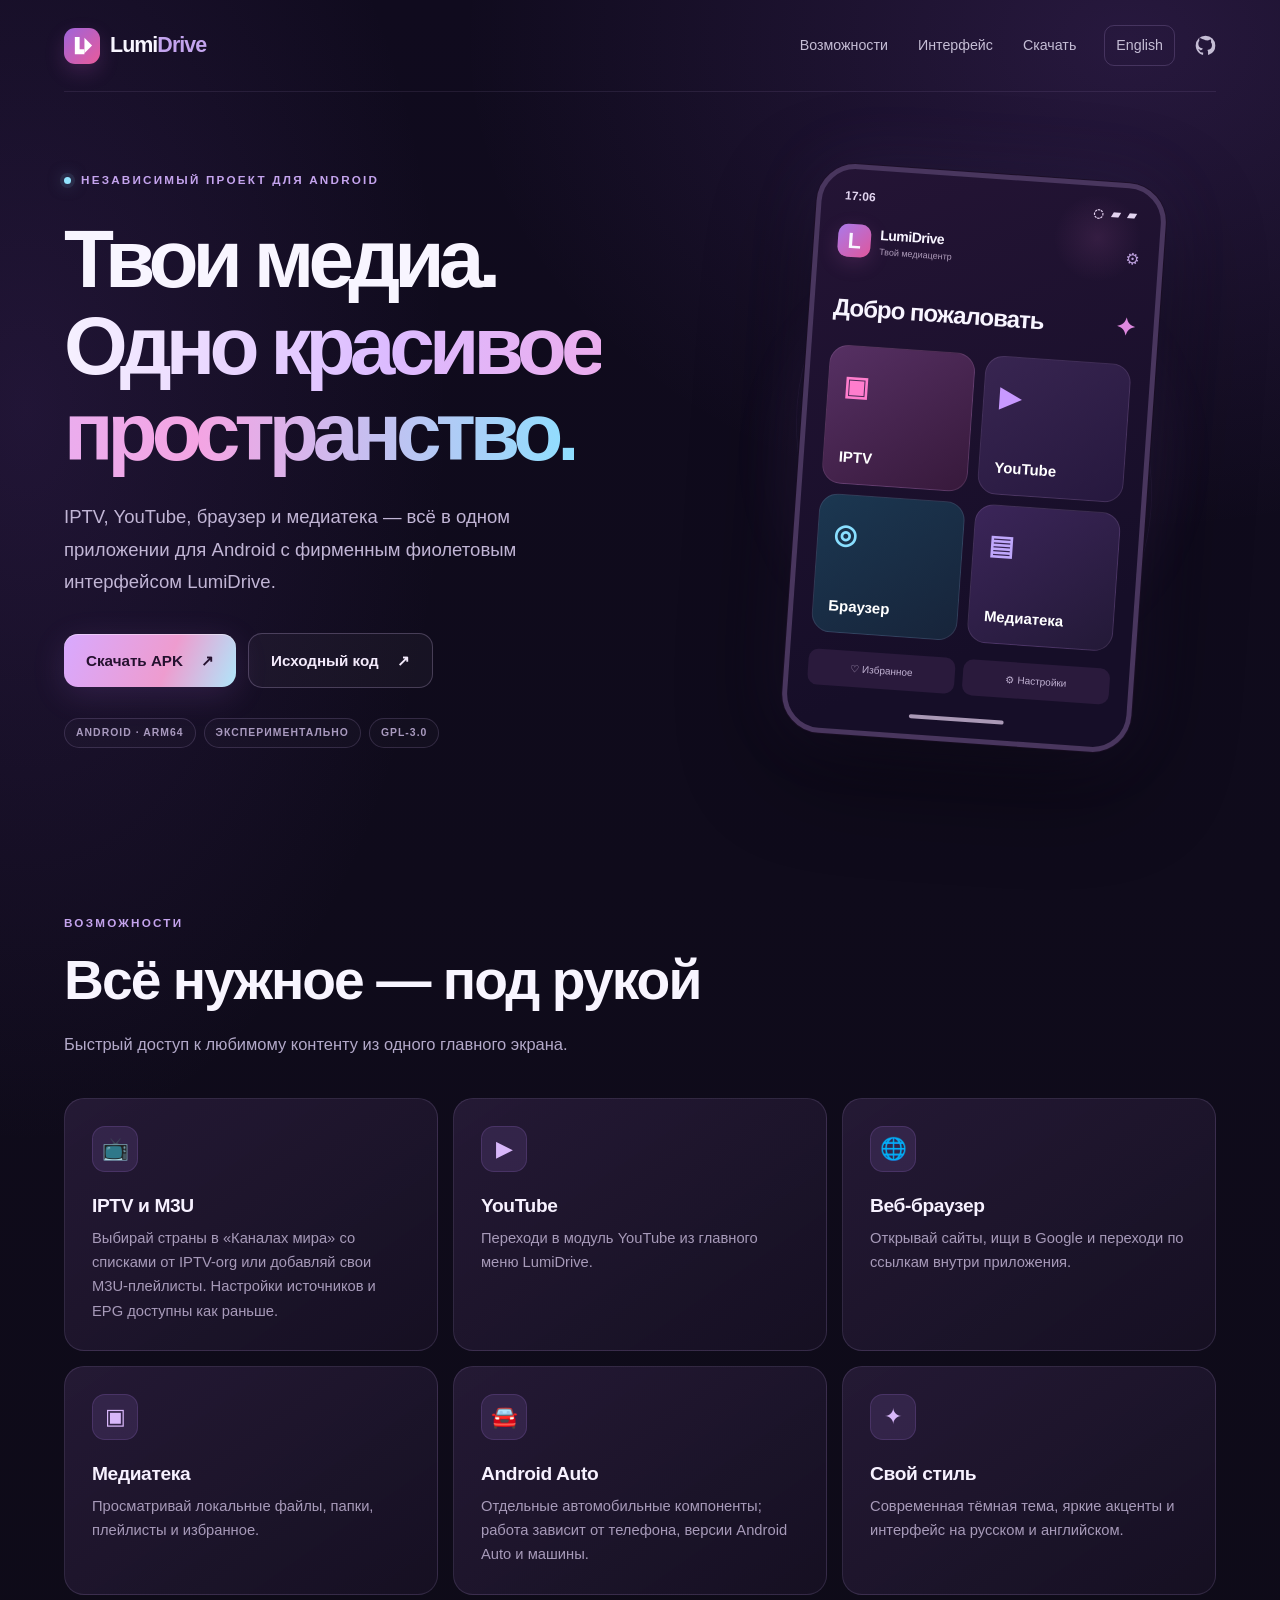
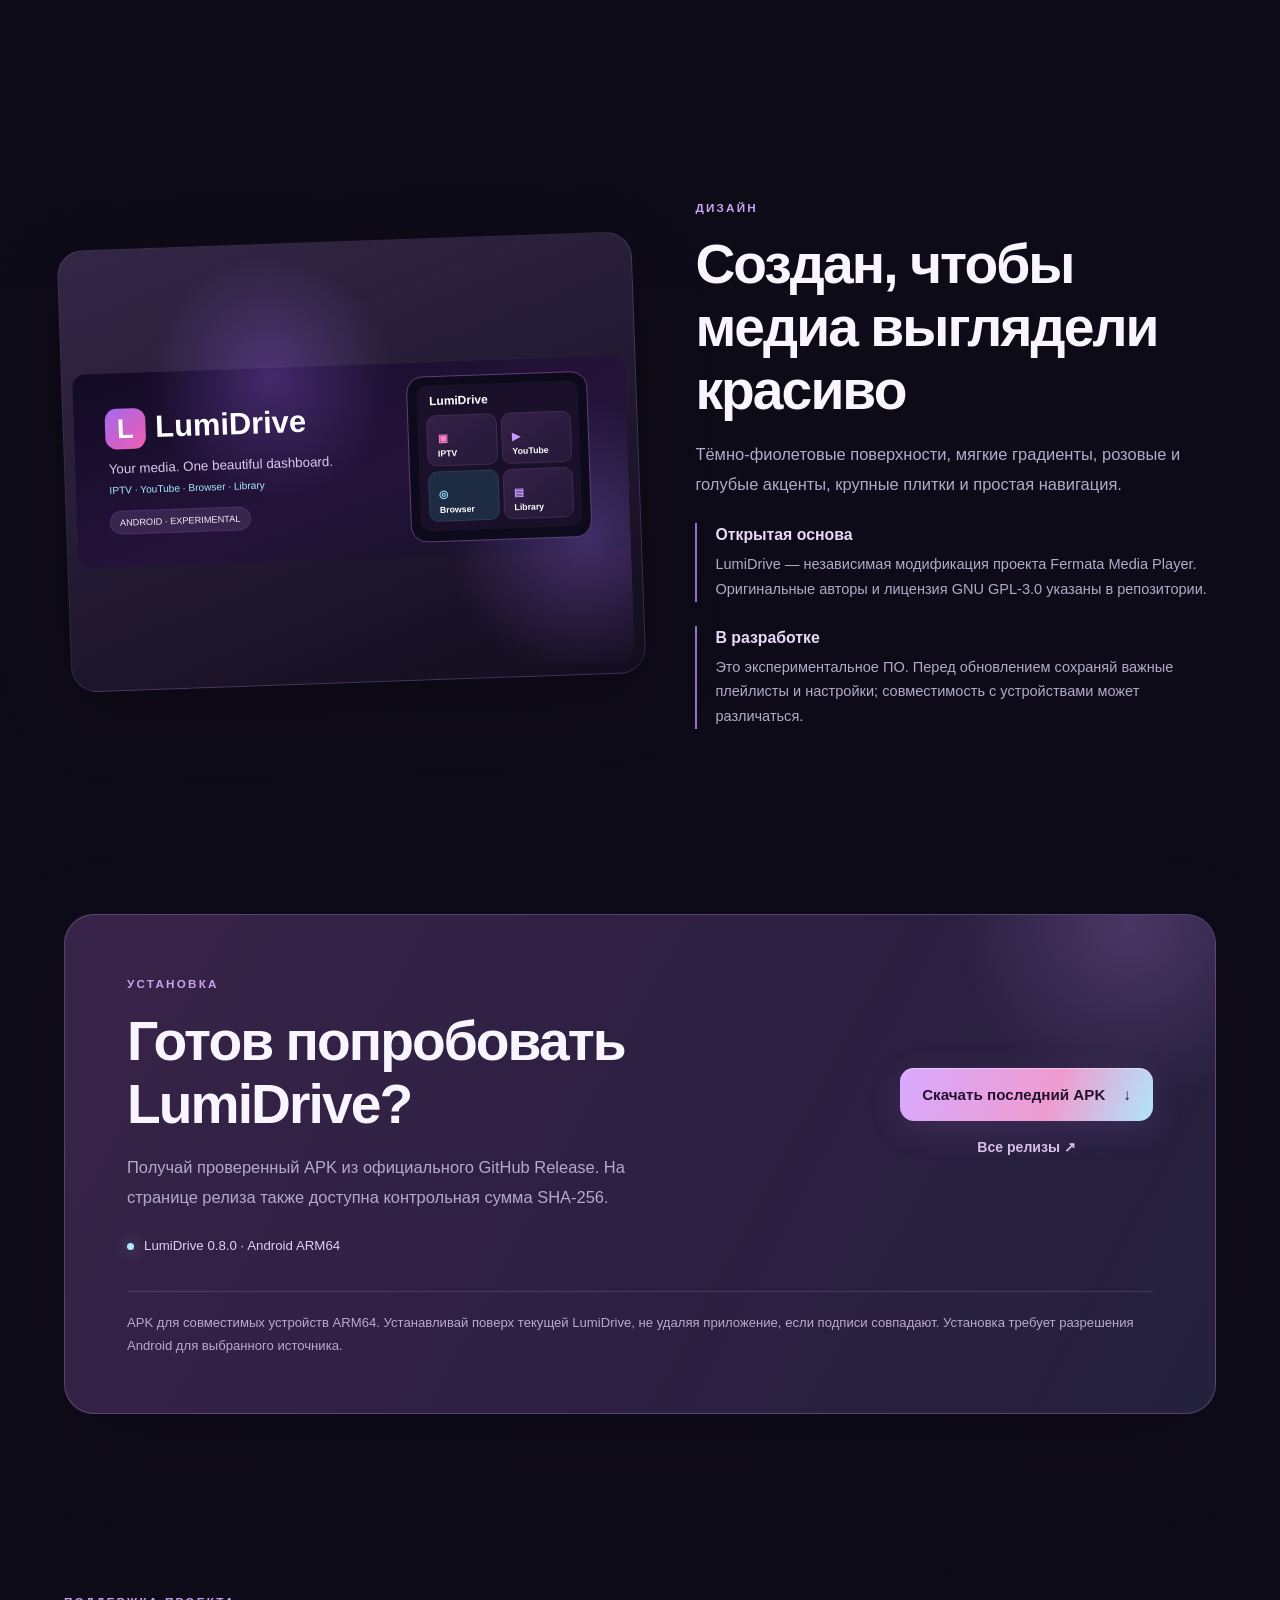
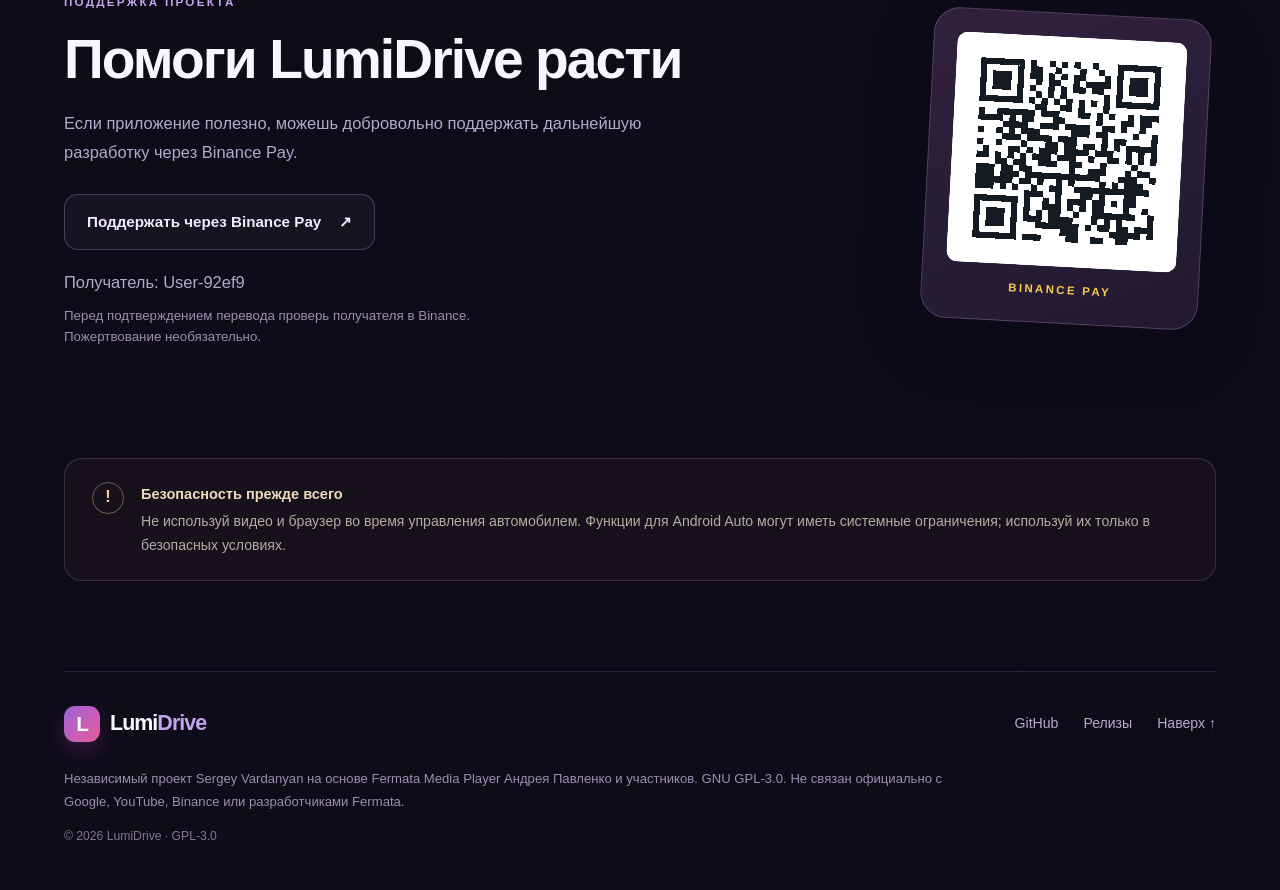
<file: docs/index.html>
<!DOCTYPE html>
<html lang="ru">
<head>
  <meta charset="UTF-8">
  <meta name="viewport" content="width=device-width, initial-scale=1, viewport-fit=cover">
  <meta name="theme-color" content="#100b20">
  <meta name="robots" content="index,follow,max-image-preview:large">
  <title>LumiDrive — IPTV, мультимедиа и Android Auto | Официальный сайт</title>
  <meta name="description" content="LumiDrive — экспериментальный мультимедийный плеер для Android: IPTV M3U, YouTube, веб-браузер и медиатека. Официальные APK-релизы, исходный код и поддержка проекта.">
  <link rel="canonical" href="https://serge9900.github.io/LumiDrive-build/">
  <link rel="alternate" hreflang="ru" href="https://serge9900.github.io/LumiDrive-build/">
  <link rel="alternate" hreflang="en" href="https://serge9900.github.io/LumiDrive-build/en/">
  <link rel="alternate" hreflang="x-default" href="https://serge9900.github.io/LumiDrive-build/">
  <meta property="og:type" content="website">
  <meta property="og:site_name" content="LumiDrive">
  <meta property="og:title" content="LumiDrive — IPTV, мультимедиа и Android Auto | Официальный сайт">
  <meta property="og:description" content="LumiDrive — экспериментальный мультимедийный плеер для Android: IPTV M3U, YouTube, веб-браузер и медиатека. Официальные APK-релизы, исходный код и поддержка проекта.">
  <meta property="og:url" content="https://serge9900.github.io/LumiDrive-build/">
  <meta property="og:locale" content="ru_RU">
  <meta property="og:image" content="https://serge9900.github.io/LumiDrive-build/lumidrive-cover.svg">
  <meta name="twitter:card" content="summary_large_image">
  <meta name="twitter:title" content="LumiDrive — IPTV, мультимедиа и Android Auto | Официальный сайт">
  <meta name="twitter:description" content="LumiDrive — экспериментальный мультимедийный плеер для Android: IPTV M3U, YouTube, веб-браузер и медиатека. Официальные APK-релизы, исходный код и поддержка проекта.">
  <link rel="icon" type="image/svg+xml" href="favicon.svg">
  <link rel="stylesheet" href="assets/site.css">
  <script type="application/ld+json">{
  "@context": "https://schema.org",
  "@type": "SoftwareApplication",
  "name": "LumiDrive",
  "url": "https://serge9900.github.io/LumiDrive-build/",
  "description": "LumiDrive — экспериментальный мультимедийный плеер для Android: IPTV M3U, YouTube, веб-браузер и медиатека. Официальные APK-релизы, исходный код и поддержка проекта.",
  "applicationCategory": "MultimediaApplication",
  "operatingSystem": "Android",
  "isAccessibleForFree": true,
  "offers": {
    "@type": "Offer",
    "price": "0",
    "priceCurrency": "USD"
  },
  "creator": {
    "@type": "Person",
    "name": "Sergey Vardanyan",
    "url": "https://github.com/serge9900"
  },
  "license": "https://www.gnu.org/licenses/gpl-3.0.html",
  "softwareVersion": "0.8.0",
  "downloadUrl": "https://github.com/serge9900/LumiDrive-build/releases/latest",
  "sameAs": [
    "https://github.com/serge9900/LumiDrive-build"
  ],
  "softwareHelp": "https://github.com/serge9900/LumiDrive-build"
}</script>
  <script src="assets/site.js" defer></script>
</head>
<body>
<a class="skip" href="#main">Перейти к содержимому</a>
<div class="site-shell" id="top">
 <header class="header wrap">
  <a class="brand" href="https://serge9900.github.io/LumiDrive-build/" aria-label="LumiDrive — Официальная страница проекта">
    <span class="brand-icon" aria-hidden="true"><svg width="24" height="24" viewBox="0 0 24 24"><path fill="currentColor" d="M4 3h5v13h5v5H4z"/><path fill="currentColor" d="m14 4 8 8-8 8z"/></svg></span>
    <span>Lumi<span class="brand-light">Drive</span></span>
  </a>
  <nav aria-label="Основная навигация">
    <a href="#features">Возможности</a>
    <a href="#interface">Интерфейс</a>
    <a href="#download">Скачать</a>
  </nav>
  <div class="header-actions">
   <a class="language" href="https://serge9900.github.io/LumiDrive-build/en/" lang="en" hreflang="en">English</a>
   <a class="header-github" href="https://github.com/serge9900/LumiDrive-build" target="_blank" rel="noopener noreferrer" aria-label="GitHub">
    <svg viewBox="0 0 24 24" width="20" height="20" aria-hidden="true"><path fill="currentColor" d="M12 .8A11.2 11.2 0 0 0 .8 12c0 5 3.2 9.2 7.7 10.7.6.1.8-.2.8-.6v-2.2c-3.1.7-3.8-1.3-3.8-1.3-.5-1.3-1.2-1.6-1.2-1.6-1-.7.1-.7.1-.7 1.1.1 1.7 1.2 1.7 1.2 1 .1 1.8-.3 2.2-.8.1-.7.4-1.1.7-1.4-2.5-.3-5.2-1.3-5.2-5.6 0-1.3.4-2.3 1.2-3.1-.1-.3-.5-1.5.1-3.1 0 0 1-.3 3.2 1.2A11 11 0 0 1 12 6a11 11 0 0 1 2.9.4c2.2-1.5 3.2-1.2 3.2-1.2.6 1.6.2 2.8.1 3.1.8.8 1.2 1.8 1.2 3.1 0 4.3-2.7 5.3-5.3 5.6.4.3.8 1 .8 2.1v3c0 .4.2.7.8.6A11.2 11.2 0 0 0 23.2 12 11.2 11.2 0 0 0 12 .8Z"/></svg>
   </a>
  </div>
 </header>
 <main id="main">
  <section class="hero wrap" aria-labelledby="hero-title">
   <div class="hero-copy">
    <span class="eyebrow"><span class="pulse"></span>НЕЗАВИСИМЫЙ ПРОЕКТ ДЛЯ ANDROID</span>
    <h1 id="hero-title">Твои медиа.<br><span class="gradient-text">Одно красивое пространство.</span></h1>
    <p class="hero-lead">IPTV, YouTube, браузер и медиатека — всё в одном приложении для Android с фирменным фиолетовым интерфейсом LumiDrive.</p>
    <div class="hero-buttons">
     <a class="btn btn-primary" href="https://github.com/serge9900/LumiDrive-build/releases/latest" data-download target="_blank" rel="noopener noreferrer"><span>Скачать APK</span><span aria-hidden="true">↗</span></a>
     <a class="btn btn-ghost" href="https://github.com/serge9900/LumiDrive-build" target="_blank" rel="noopener noreferrer">Исходный код<span aria-hidden="true">↗</span></a>
    </div>
    <div class="hero-chips"><span>ANDROID · ARM64</span><span>ЭКСПЕРИМЕНТАЛЬНО</span><span>GPL‑3.0</span></div>
   </div>
   <div class="hero-art" id="interface" aria-label="Иллюстрация главного экрана LumiDrive">
    <div class="art-orbit art-orbit-one"></div><div class="art-orbit art-orbit-two"></div>
    <div class="mock-phone">
      <div class="mock-status"><span>17:06</span><span class="status-dots">◌ ▰ ▰</span></div>
      <div class="mock-brand"><span class="mock-logo">L</span><span><strong>LumiDrive</strong><small>Твой медиацентр</small></span><span class="mock-gear">⚙</span></div>
      <div class="mock-welcome">Добро пожаловать<span class="mock-spark">✦</span></div>
      <div class="mock-grid">
       <div class="mock-tile tile-pink"><span class="mock-tile-icon">▣</span><strong>IPTV</strong></div>
       <div class="mock-tile tile-violet"><span class="mock-tile-icon">▶</span><strong>YouTube</strong></div>
       <div class="mock-tile tile-blue"><span class="mock-tile-icon">◎</span><strong>Браузер</strong></div>
       <div class="mock-tile tile-purple"><span class="mock-tile-icon">▤</span><strong>Медиатека</strong></div>
      </div>
      <div class="mock-quick"><span>♡ Избранное</span><span>⚙ Настройки</span></div>
      <div class="mock-bottom"><span></span></div>
    </div>
   </div>
  </section>
  <section id="features" class="section wrap">
   <div class="section-heading"><span class="eyebrow">ВОЗМОЖНОСТИ</span><h2>Всё нужное — под рукой</h2><p>Быстрый доступ к любимому контенту из одного главного экрана.</p></div>
   <div class="features"><article class="feature"><span class="feature-icon" aria-hidden="true">📺</span><h3>IPTV и M3U</h3><p>Выбирай страны в «Каналах мира» со списками от <a href="https://github.com/iptv-org/iptv">IPTV-org</a> или добавляй свои M3U-плейлисты. Настройки источников и EPG доступны как раньше.</p></article>
<article class="feature"><span class="feature-icon" aria-hidden="true">▶</span><h3>YouTube</h3><p>Переходи в модуль YouTube из главного меню LumiDrive.</p></article>
<article class="feature"><span class="feature-icon" aria-hidden="true">🌐</span><h3>Веб-браузер</h3><p>Открывай сайты, ищи в Google и переходи по ссылкам внутри приложения.</p></article>
<article class="feature"><span class="feature-icon" aria-hidden="true">▣</span><h3>Медиатека</h3><p>Просматривай локальные файлы, папки, плейлисты и избранное.</p></article>
<article class="feature"><span class="feature-icon" aria-hidden="true">🚘</span><h3>Android Auto</h3><p>Отдельные автомобильные компоненты; работа зависит от телефона, версии Android Auto и машины.</p></article>
<article class="feature"><span class="feature-icon" aria-hidden="true">✦</span><h3>Свой стиль</h3><p>Современная тёмная тема, яркие акценты и интерфейс на русском и английском.</p></article></div>
  </section>
  <section class="section wrap design-section">
   <div class="design-visual"><img src="lumidrive-cover.svg" loading="lazy" width="1200" height="420" alt="Иллюстрация фиолетового интерфейса LumiDrive"></div>
   <div class="design-copy"><span class="eyebrow">ДИЗАЙН</span><h2>Создан, чтобы медиа выглядели красиво</h2><p>Тёмно-фиолетовые поверхности, мягкие градиенты, розовые и голубые акценты, крупные плитки и простая навигация.</p>
    <div class="design-note"><strong>Открытая основа</strong><p>LumiDrive — независимая модификация проекта Fermata Media Player. Оригинальные авторы и лицензия GNU GPL‑3.0 указаны в репозитории.</p></div>
    <div class="design-note"><strong>В разработке</strong><p>Это экспериментальное ПО. Перед обновлением сохраняй важные плейлисты и настройки; совместимость с устройствами может различаться.</p></div>
   </div>
  </section>
  <section class="section wrap download-section" id="download">
    <div class="download-panel"><div><span class="eyebrow">УСТАНОВКА</span><h2>Готов попробовать LumiDrive?</h2><p>Получай проверенный APK из официального GitHub Release. На странице релиза также доступна контрольная сумма SHA‑256.</p>
    <p class="version-line"><span class="version-indicator"></span><span data-latest-version data-fallback="LumiDrive 0.8.0 · Android ARM64">LumiDrive 0.8.0 · Android ARM64</span></p></div>
    <div class="download-actions"><a class="btn btn-primary" href="https://github.com/serge9900/LumiDrive-build/releases/latest" data-download target="_blank" rel="noopener noreferrer"><span>Скачать последний APK</span><span aria-hidden="true">↓</span></a><a class="secondary-link" href="https://github.com/serge9900/LumiDrive-build/releases" target="_blank" rel="noopener noreferrer">Все релизы ↗</a></div>
    <p class="download-footnote">APK для совместимых устройств ARM64. Устанавливай поверх текущей LumiDrive, не удаляя приложение, если подписи совпадают. Установка требует разрешения Android для выбранного источника.</p></div>
  </section>
  <section class="section wrap support-section" id="support">
   <div class="support-copy"><span class="eyebrow">ПОДДЕРЖКА ПРОЕКТА</span><h2>Помоги LumiDrive расти</h2><p>Если приложение полезно, можешь добровольно поддержать дальнейшую разработку через Binance Pay.</p>
    <a class="btn btn-ghost support-button" href="https://app.binance.com/uni-qr/Jv3MYVZ8" target="_blank" rel="noopener noreferrer">Поддержать через Binance Pay <span aria-hidden="true">↗</span></a>
    <p class="support-recipient">Получатель: User-92ef9</p>
    <small class="support-caution">Перед подтверждением перевода проверь получателя в Binance. Пожертвование необязательно.</small>
   </div>
   <a href="https://app.binance.com/uni-qr/Jv3MYVZ8" class="qr-card" target="_blank" rel="noopener noreferrer" aria-label="Поддержать через Binance Pay"><img src="binance-pay-qr.svg" loading="lazy" width="240" height="240" alt="QR-код Binance Pay для добровольной поддержки LumiDrive"><span>BINANCE PAY</span></a>
  </section>
  <aside class="wrap safety"><span class="safety-icon" aria-hidden="true">!</span><div><strong>Безопасность прежде всего</strong><p>Не используй видео и браузер во время управления автомобилем. Функции для Android Auto могут иметь системные ограничения; используй их только в безопасных условиях.</p></div></aside>
 </main>
 <footer class="footer wrap">
  <div class="footer-top"><a class="brand" href="https://serge9900.github.io/LumiDrive-build/"><span class="brand-icon small" aria-hidden="true">L</span><span>Lumi<span class="brand-light">Drive</span></span></a><div class="footer-links"><a href="https://github.com/serge9900/LumiDrive-build" target="_blank" rel="noopener noreferrer">GitHub</a><a href="https://github.com/serge9900/LumiDrive-build/releases" target="_blank" rel="noopener noreferrer">Релизы</a><a href="#top">Наверх ↑</a></div></div>
  <p>Независимый проект Sergey Vardanyan на основе Fermata Media Player Андрея Павленко и участников. GNU GPL‑3.0. Не связан официально с Google, YouTube, Binance или разработчиками Fermata.</p><span class="copyright">© 2026 LumiDrive · <a href="https://github.com/AndreyPavlenko/Fermata/blob/2.0.2/LICENSE" target="_blank" rel="noopener noreferrer">GPL‑3.0</a></span>
 </footer>
</div>
</body></html>
</file>
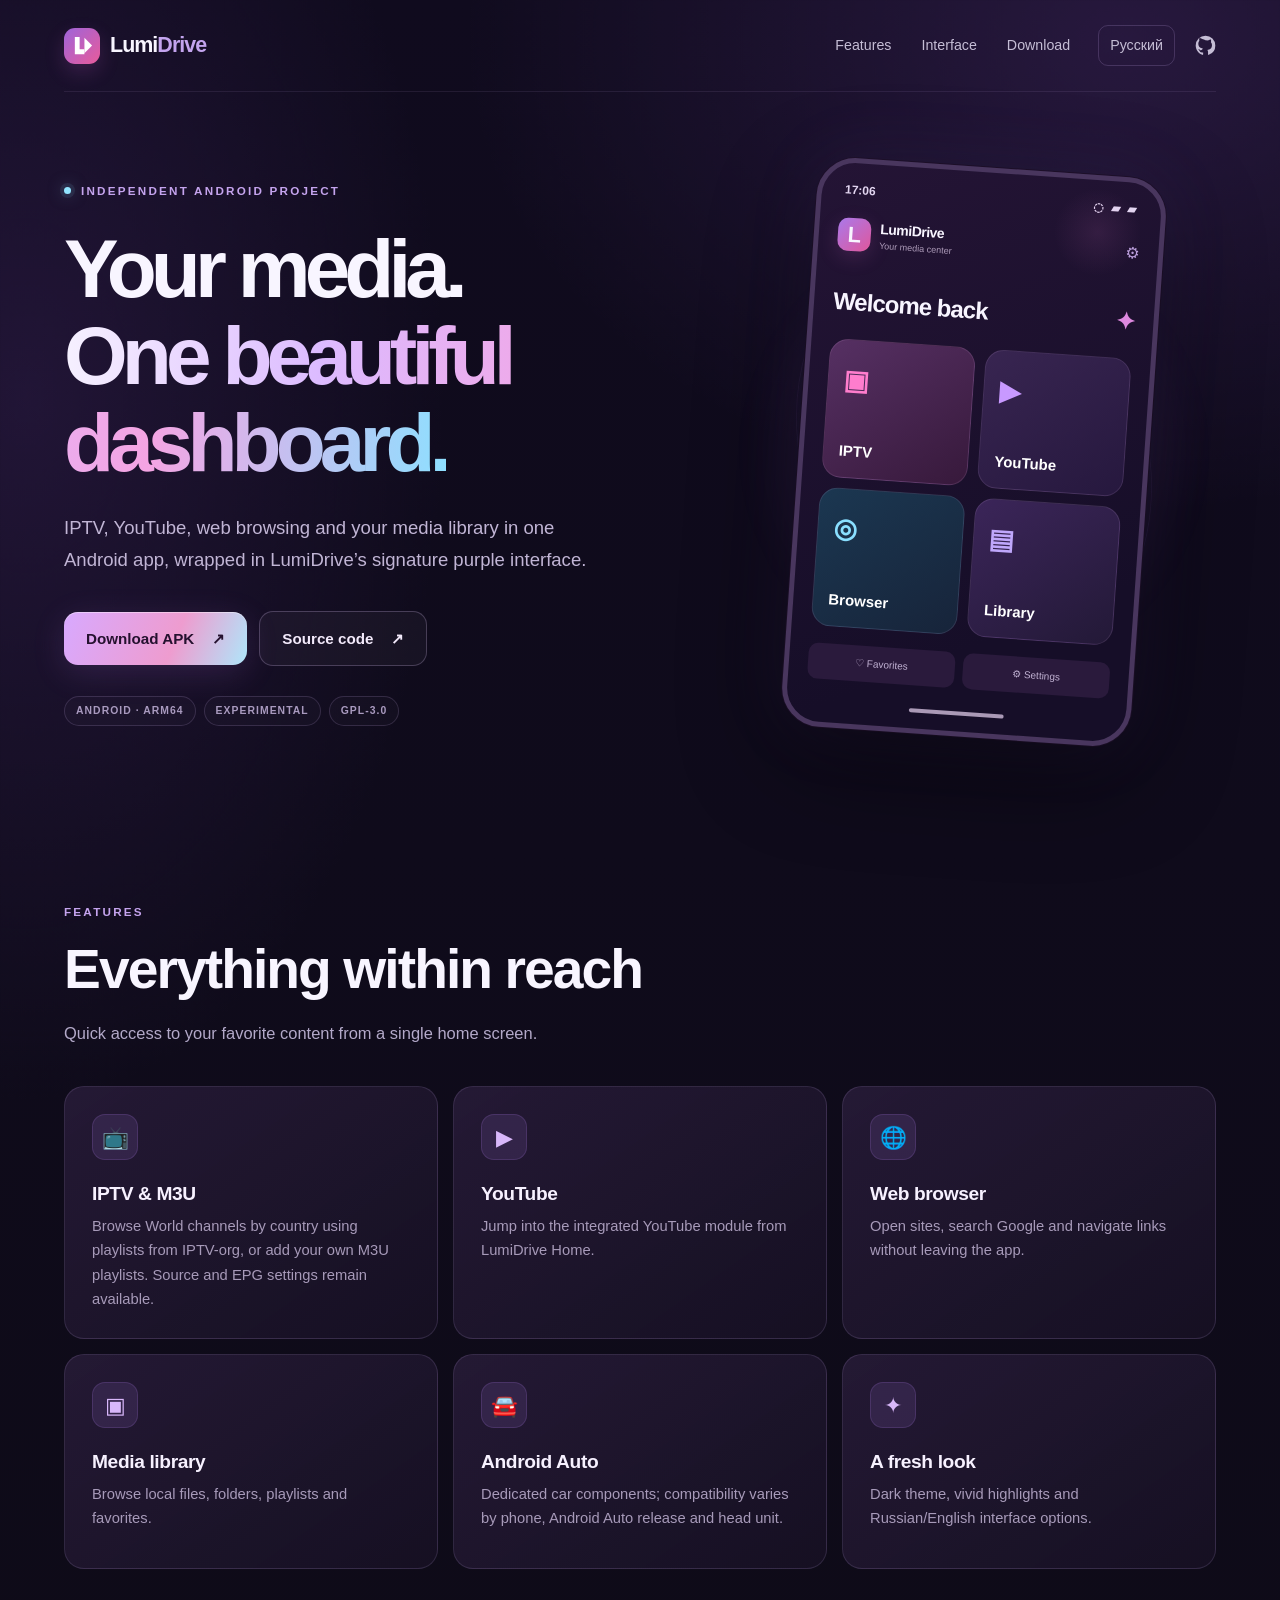
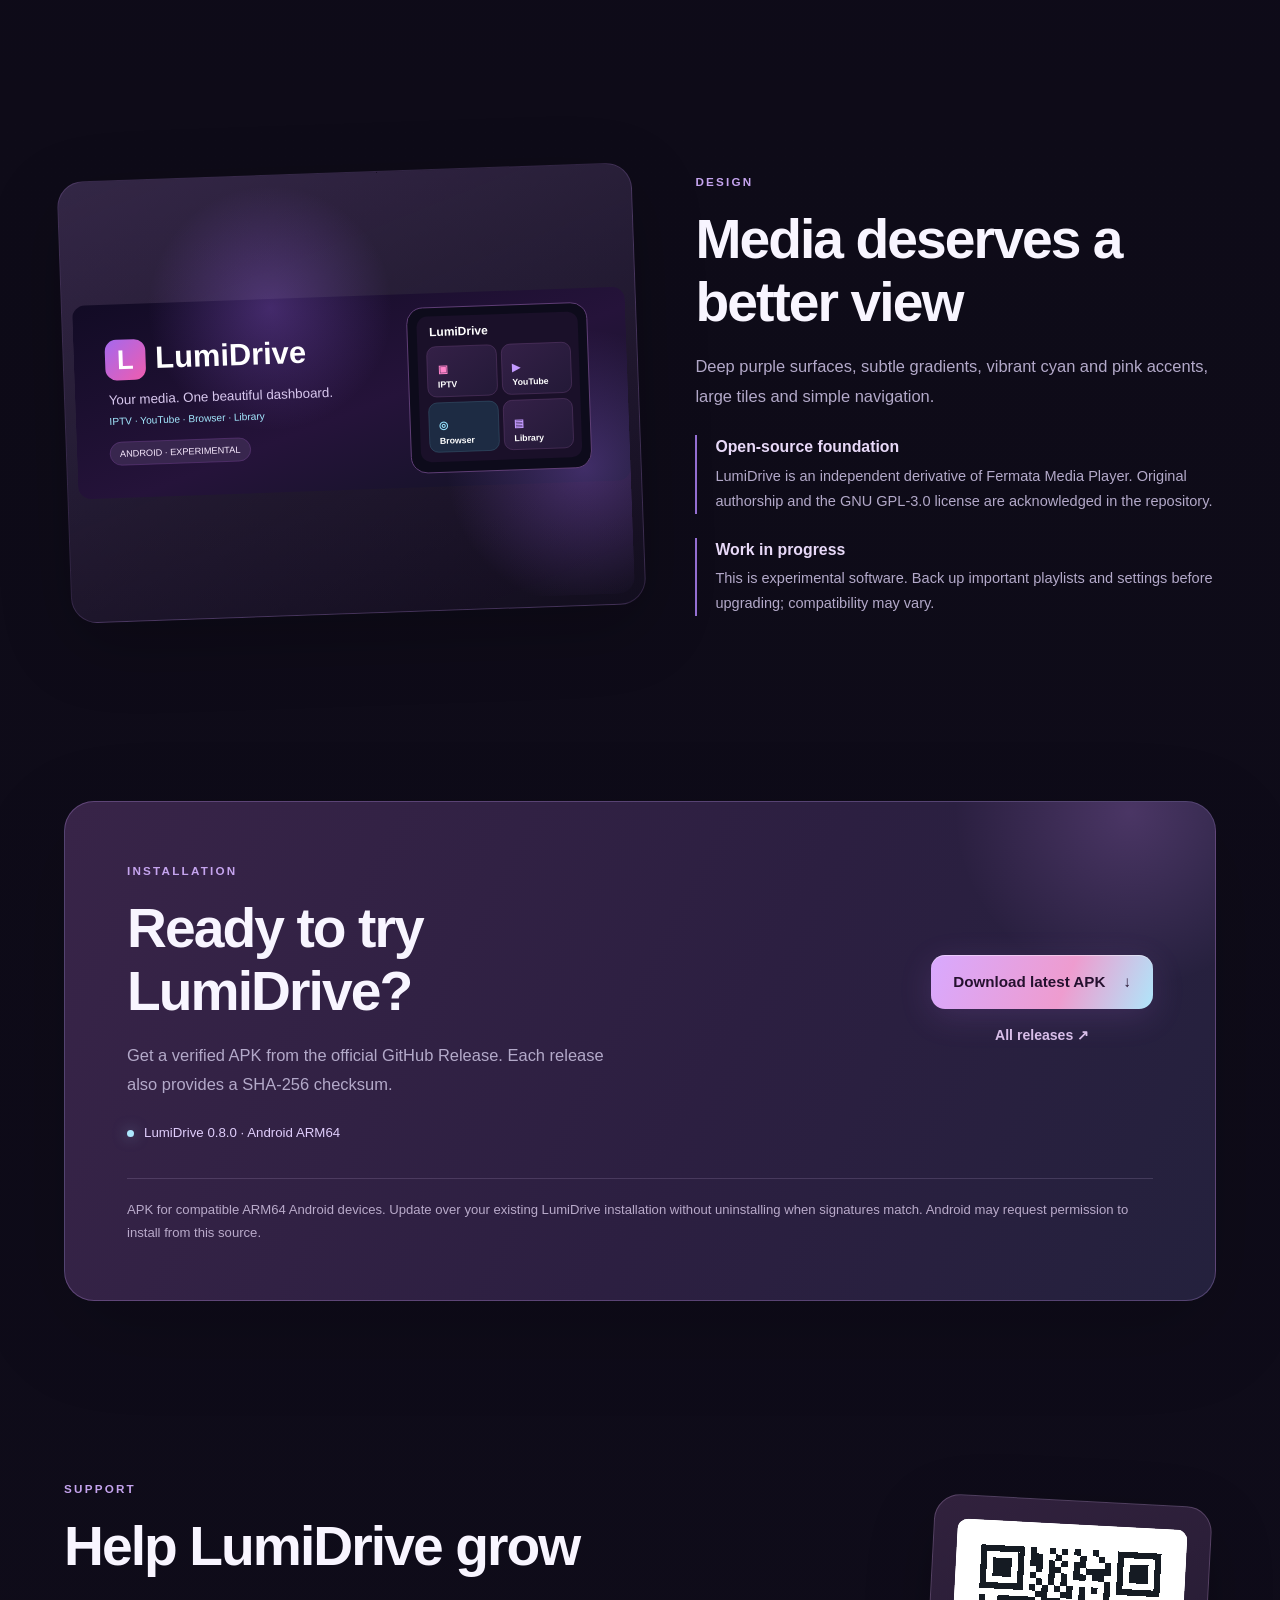
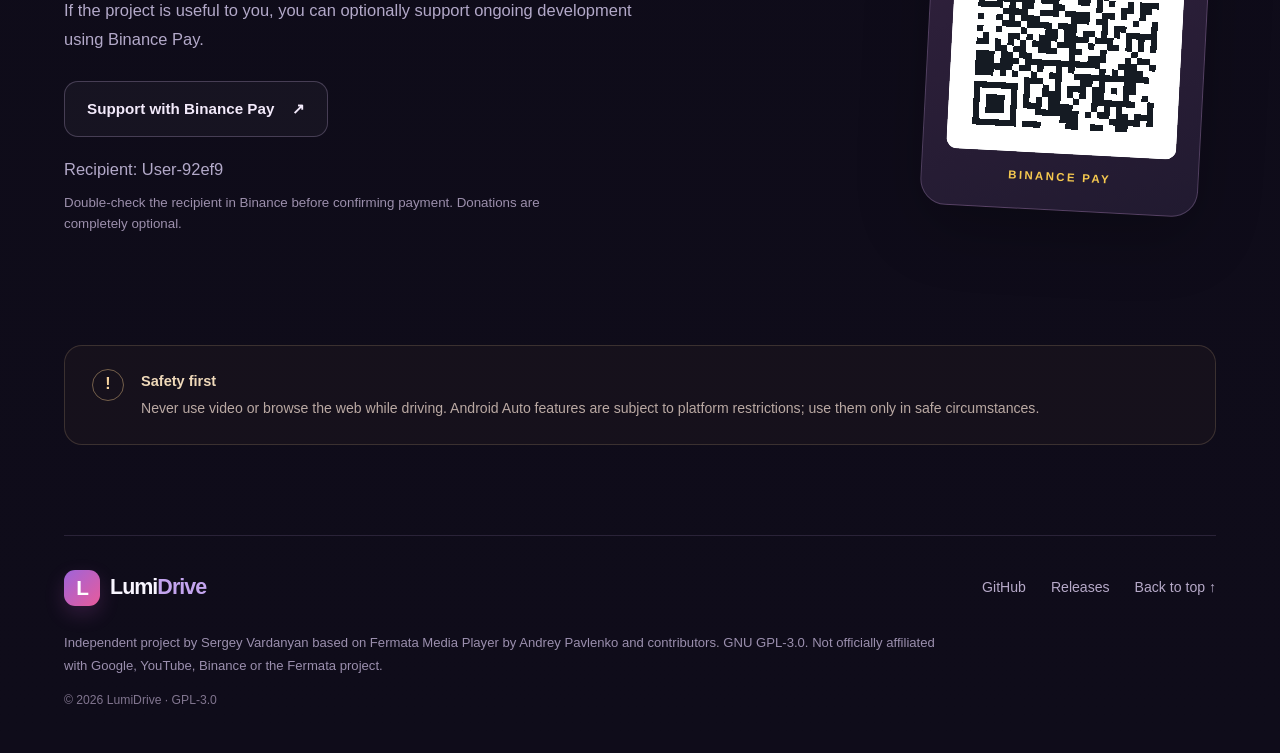
<file: docs/en/index.html>
<!DOCTYPE html>
<html lang="en">
<head>
  <meta charset="UTF-8">
  <meta name="viewport" content="width=device-width, initial-scale=1, viewport-fit=cover">
  <meta name="theme-color" content="#100b20">
  <meta name="robots" content="index,follow,max-image-preview:large">
  <title>LumiDrive — Android IPTV, Media Player &amp; Android Auto | Official Site</title>
  <meta name="description" content="Discover LumiDrive, an experimental Android multimedia player for IPTV M3U, YouTube, web browsing and local media. Find official APK releases, source code and project support.">
  <link rel="canonical" href="https://serge9900.github.io/LumiDrive-build/en/">
  <link rel="alternate" hreflang="ru" href="https://serge9900.github.io/LumiDrive-build/">
  <link rel="alternate" hreflang="en" href="https://serge9900.github.io/LumiDrive-build/en/">
  <link rel="alternate" hreflang="x-default" href="https://serge9900.github.io/LumiDrive-build/">
  <meta property="og:type" content="website">
  <meta property="og:site_name" content="LumiDrive">
  <meta property="og:title" content="LumiDrive — Android IPTV, Media Player &amp; Android Auto | Official Site">
  <meta property="og:description" content="Discover LumiDrive, an experimental Android multimedia player for IPTV M3U, YouTube, web browsing and local media. Find official APK releases, source code and project support.">
  <meta property="og:url" content="https://serge9900.github.io/LumiDrive-build/en/">
  <meta property="og:locale" content="en_US">
  <meta property="og:image" content="https://serge9900.github.io/LumiDrive-build/lumidrive-cover.svg">
  <meta name="twitter:card" content="summary_large_image">
  <meta name="twitter:title" content="LumiDrive — Android IPTV, Media Player &amp; Android Auto | Official Site">
  <meta name="twitter:description" content="Discover LumiDrive, an experimental Android multimedia player for IPTV M3U, YouTube, web browsing and local media. Find official APK releases, source code and project support.">
  <link rel="icon" type="image/svg+xml" href="../favicon.svg">
  <link rel="stylesheet" href="../assets/site.css">
  <script type="application/ld+json">{
  "@context": "https://schema.org",
  "@type": "SoftwareApplication",
  "name": "LumiDrive",
  "url": "https://serge9900.github.io/LumiDrive-build/en/",
  "description": "Discover LumiDrive, an experimental Android multimedia player for IPTV M3U, YouTube, web browsing and local media. Find official APK releases, source code and project support.",
  "applicationCategory": "MultimediaApplication",
  "operatingSystem": "Android",
  "isAccessibleForFree": true,
  "offers": {
    "@type": "Offer",
    "price": "0",
    "priceCurrency": "USD"
  },
  "creator": {
    "@type": "Person",
    "name": "Sergey Vardanyan",
    "url": "https://github.com/serge9900"
  },
  "license": "https://www.gnu.org/licenses/gpl-3.0.html",
  "softwareVersion": "0.8.0",
  "downloadUrl": "https://github.com/serge9900/LumiDrive-build/releases/latest",
  "sameAs": [
    "https://github.com/serge9900/LumiDrive-build"
  ],
  "softwareHelp": "https://github.com/serge9900/LumiDrive-build"
}</script>
  <script src="../assets/site.js" defer></script>
</head>
<body>
<a class="skip" href="#main">Skip to content</a>
<div class="site-shell" id="top">
 <header class="header wrap">
  <a class="brand" href="https://serge9900.github.io/LumiDrive-build/en/" aria-label="LumiDrive — Official project website">
    <span class="brand-icon" aria-hidden="true"><svg width="24" height="24" viewBox="0 0 24 24"><path fill="currentColor" d="M4 3h5v13h5v5H4z"/><path fill="currentColor" d="m14 4 8 8-8 8z"/></svg></span>
    <span>Lumi<span class="brand-light">Drive</span></span>
  </a>
  <nav aria-label="Main navigation">
    <a href="#features">Features</a>
    <a href="#interface">Interface</a>
    <a href="#download">Download</a>
  </nav>
  <div class="header-actions">
   <a class="language" href="https://serge9900.github.io/LumiDrive-build/" lang="ru" hreflang="ru">Русский</a>
   <a class="header-github" href="https://github.com/serge9900/LumiDrive-build" target="_blank" rel="noopener noreferrer" aria-label="GitHub">
    <svg viewBox="0 0 24 24" width="20" height="20" aria-hidden="true"><path fill="currentColor" d="M12 .8A11.2 11.2 0 0 0 .8 12c0 5 3.2 9.2 7.7 10.7.6.1.8-.2.8-.6v-2.2c-3.1.7-3.8-1.3-3.8-1.3-.5-1.3-1.2-1.6-1.2-1.6-1-.7.1-.7.1-.7 1.1.1 1.7 1.2 1.7 1.2 1 .1 1.8-.3 2.2-.8.1-.7.4-1.1.7-1.4-2.5-.3-5.2-1.3-5.2-5.6 0-1.3.4-2.3 1.2-3.1-.1-.3-.5-1.5.1-3.1 0 0 1-.3 3.2 1.2A11 11 0 0 1 12 6a11 11 0 0 1 2.9.4c2.2-1.5 3.2-1.2 3.2-1.2.6 1.6.2 2.8.1 3.1.8.8 1.2 1.8 1.2 3.1 0 4.3-2.7 5.3-5.3 5.6.4.3.8 1 .8 2.1v3c0 .4.2.7.8.6A11.2 11.2 0 0 0 23.2 12 11.2 11.2 0 0 0 12 .8Z"/></svg>
   </a>
  </div>
 </header>
 <main id="main">
  <section class="hero wrap" aria-labelledby="hero-title">
   <div class="hero-copy">
    <span class="eyebrow"><span class="pulse"></span>INDEPENDENT ANDROID PROJECT</span>
    <h1 id="hero-title">Your media.<br><span class="gradient-text">One beautiful dashboard.</span></h1>
    <p class="hero-lead">IPTV, YouTube, web browsing and your media library in one Android app, wrapped in LumiDrive’s signature purple interface.</p>
    <div class="hero-buttons">
     <a class="btn btn-primary" href="https://github.com/serge9900/LumiDrive-build/releases/latest" data-download target="_blank" rel="noopener noreferrer"><span>Download APK</span><span aria-hidden="true">↗</span></a>
     <a class="btn btn-ghost" href="https://github.com/serge9900/LumiDrive-build" target="_blank" rel="noopener noreferrer">Source code<span aria-hidden="true">↗</span></a>
    </div>
    <div class="hero-chips"><span>ANDROID · ARM64</span><span>EXPERIMENTAL</span><span>GPL‑3.0</span></div>
   </div>
   <div class="hero-art" id="interface" aria-label="LumiDrive home dashboard illustration">
    <div class="art-orbit art-orbit-one"></div><div class="art-orbit art-orbit-two"></div>
    <div class="mock-phone">
      <div class="mock-status"><span>17:06</span><span class="status-dots">◌ ▰ ▰</span></div>
      <div class="mock-brand"><span class="mock-logo">L</span><span><strong>LumiDrive</strong><small>Your media center</small></span><span class="mock-gear">⚙</span></div>
      <div class="mock-welcome">Welcome back<span class="mock-spark">✦</span></div>
      <div class="mock-grid">
       <div class="mock-tile tile-pink"><span class="mock-tile-icon">▣</span><strong>IPTV</strong></div>
       <div class="mock-tile tile-violet"><span class="mock-tile-icon">▶</span><strong>YouTube</strong></div>
       <div class="mock-tile tile-blue"><span class="mock-tile-icon">◎</span><strong>Browser</strong></div>
       <div class="mock-tile tile-purple"><span class="mock-tile-icon">▤</span><strong>Library</strong></div>
      </div>
      <div class="mock-quick"><span>♡ Favorites</span><span>⚙ Settings</span></div>
      <div class="mock-bottom"><span></span></div>
    </div>
   </div>
  </section>
  <section id="features" class="section wrap">
   <div class="section-heading"><span class="eyebrow">FEATURES</span><h2>Everything within reach</h2><p>Quick access to your favorite content from a single home screen.</p></div>
   <div class="features"><article class="feature"><span class="feature-icon" aria-hidden="true">📺</span><h3>IPTV &amp; M3U</h3><p>Browse World channels by country using playlists from <a href="https://github.com/iptv-org/iptv">IPTV-org</a>, or add your own M3U playlists. Source and EPG settings remain available.</p></article>
<article class="feature"><span class="feature-icon" aria-hidden="true">▶</span><h3>YouTube</h3><p>Jump into the integrated YouTube module from LumiDrive Home.</p></article>
<article class="feature"><span class="feature-icon" aria-hidden="true">🌐</span><h3>Web browser</h3><p>Open sites, search Google and navigate links without leaving the app.</p></article>
<article class="feature"><span class="feature-icon" aria-hidden="true">▣</span><h3>Media library</h3><p>Browse local files, folders, playlists and favorites.</p></article>
<article class="feature"><span class="feature-icon" aria-hidden="true">🚘</span><h3>Android Auto</h3><p>Dedicated car components; compatibility varies by phone, Android Auto release and head unit.</p></article>
<article class="feature"><span class="feature-icon" aria-hidden="true">✦</span><h3>A fresh look</h3><p>Dark theme, vivid highlights and Russian/English interface options.</p></article></div>
  </section>
  <section class="section wrap design-section">
   <div class="design-visual"><img src="../lumidrive-cover.svg" loading="lazy" width="1200" height="420" alt="LumiDrive purple interface illustration"></div>
   <div class="design-copy"><span class="eyebrow">DESIGN</span><h2>Media deserves a better view</h2><p>Deep purple surfaces, subtle gradients, vibrant cyan and pink accents, large tiles and simple navigation.</p>
    <div class="design-note"><strong>Open-source foundation</strong><p>LumiDrive is an independent derivative of Fermata Media Player. Original authorship and the GNU GPL‑3.0 license are acknowledged in the repository.</p></div>
    <div class="design-note"><strong>Work in progress</strong><p>This is experimental software. Back up important playlists and settings before upgrading; compatibility may vary.</p></div>
   </div>
  </section>
  <section class="section wrap download-section" id="download">
    <div class="download-panel"><div><span class="eyebrow">INSTALLATION</span><h2>Ready to try LumiDrive?</h2><p>Get a verified APK from the official GitHub Release. Each release also provides a SHA‑256 checksum.</p>
    <p class="version-line"><span class="version-indicator"></span><span data-latest-version data-fallback="LumiDrive 0.8.0 · Android ARM64">LumiDrive 0.8.0 · Android ARM64</span></p></div>
    <div class="download-actions"><a class="btn btn-primary" href="https://github.com/serge9900/LumiDrive-build/releases/latest" data-download target="_blank" rel="noopener noreferrer"><span>Download latest APK</span><span aria-hidden="true">↓</span></a><a class="secondary-link" href="https://github.com/serge9900/LumiDrive-build/releases" target="_blank" rel="noopener noreferrer">All releases ↗</a></div>
    <p class="download-footnote">APK for compatible ARM64 Android devices. Update over your existing LumiDrive installation without uninstalling when signatures match. Android may request permission to install from this source.</p></div>
  </section>
  <section class="section wrap support-section" id="support">
   <div class="support-copy"><span class="eyebrow">SUPPORT</span><h2>Help LumiDrive grow</h2><p>If the project is useful to you, you can optionally support ongoing development using Binance Pay.</p>
    <a class="btn btn-ghost support-button" href="https://app.binance.com/uni-qr/Jv3MYVZ8" target="_blank" rel="noopener noreferrer">Support with Binance Pay <span aria-hidden="true">↗</span></a>
    <p class="support-recipient">Recipient: User-92ef9</p>
    <small class="support-caution">Double-check the recipient in Binance before confirming payment. Donations are completely optional.</small>
   </div>
   <a href="https://app.binance.com/uni-qr/Jv3MYVZ8" class="qr-card" target="_blank" rel="noopener noreferrer" aria-label="Support with Binance Pay"><img src="../binance-pay-qr.svg" loading="lazy" width="240" height="240" alt="Binance Pay QR code for an optional donation to LumiDrive"><span>BINANCE PAY</span></a>
  </section>
  <aside class="wrap safety"><span class="safety-icon" aria-hidden="true">!</span><div><strong>Safety first</strong><p>Never use video or browse the web while driving. Android Auto features are subject to platform restrictions; use them only in safe circumstances.</p></div></aside>
 </main>
 <footer class="footer wrap">
  <div class="footer-top"><a class="brand" href="https://serge9900.github.io/LumiDrive-build/en/"><span class="brand-icon small" aria-hidden="true">L</span><span>Lumi<span class="brand-light">Drive</span></span></a><div class="footer-links"><a href="https://github.com/serge9900/LumiDrive-build" target="_blank" rel="noopener noreferrer">GitHub</a><a href="https://github.com/serge9900/LumiDrive-build/releases" target="_blank" rel="noopener noreferrer">Releases</a><a href="#top">Back to top ↑</a></div></div>
  <p>Independent project by Sergey Vardanyan based on Fermata Media Player by Andrey Pavlenko and contributors. GNU GPL‑3.0. Not officially affiliated with Google, YouTube, Binance or the Fermata project.</p><span class="copyright">© 2026 LumiDrive · <a href="https://github.com/AndreyPavlenko/Fermata/blob/2.0.2/LICENSE" target="_blank" rel="noopener noreferrer">GPL‑3.0</a></span>
 </footer>
</div>
</body></html>
</file>
<file: docs/assets/site.css>
@charset "UTF-8";
:root {
  color-scheme: dark;
  --bg: #0e0b18;
  --bg2: #110f21;
  --surface: #191326;
  --surface2: #241a37;
  --line: rgba(201, 177, 242, .14);
  --text: #f8f5ff;
  --muted: #b3a9c9;
  --violet: #b98aff;
  --pink: #ff83cb;
  --cyan: #93e5ff;
  --focus: #a8e6ff;
}
* { box-sizing: border-box; }
html { scroll-behavior: smooth; scroll-padding-top: 86px; }
body { margin: 0; min-width: 320px; background: var(--bg); color: var(--text); font-family: Inter, -apple-system, BlinkMacSystemFont, "Segoe UI", "Helvetica Neue", Arial, sans-serif; -webkit-font-smoothing: antialiased; line-height: 1.55; }
a { color: inherit; text-decoration: none; }
button, a { -webkit-tap-highlight-color: transparent; }
a:focus-visible { outline: 3px solid var(--focus); outline-offset: 5px; border-radius: 8px; }
img, svg { max-width: 100%; }
img { display: block; }
p { margin: 0; }
h1,h2,h3 { margin: 0; line-height: 1.14; letter-spacing: -.035em; }
h2 { font-size: clamp(2rem,4.4vw,3.45rem); }
h3 { font-size: 1.2rem; letter-spacing: -.02em; }
.wrap { width: min(1152px, calc(100% - 64px)); margin-inline: auto; }
.skip { position: fixed; z-index: 1000; top: -100px; left: 16px; background: white; color: black; padding: 12px 18px; border-radius: 10px; }
.skip:focus { top: 16px; }
.site-shell { position: relative; isolation: isolate; overflow: hidden; background: radial-gradient(ellipse 52% 12% at 88% 1%, rgba(171, 99, 243, .15), transparent 100%), radial-gradient(ellipse 33% 18% at 2% 10%, rgba(114, 66, 170, .18), transparent 100%), linear-gradient(180deg,#100b1e 0%,#0e0b18 43%,#0f0c1a 100%); }
.site-shell::before { content:""; position: absolute; inset: 0; z-index:-1; pointer-events:none; opacity:.22; background-image:radial-gradient(rgba(255,255,255,.2) .45px,transparent .45px); background-size:26px 26px; mask-image:linear-gradient(to bottom,black,transparent 35%); }
.header { height: 92px; display:flex; align-items:center; justify-content:space-between; gap:28px; border-bottom:1px solid rgba(216,183,255,.09); position: relative; z-index: 5; }
.brand { display:inline-flex; gap:10px; align-items:center; font-size:1.34rem; font-weight:760; letter-spacing:-.045em; white-space:nowrap; }
.brand-light { color:#c3a4ee; }
.brand-icon { display:grid; place-items:center; width:36px; height:36px; border-radius:11px; background:linear-gradient(135deg,#9e64da,#e85b9b); color:white; box-shadow:0 8px 20px rgba(209,92,216,.18); }
.brand-icon svg { width:23px; height:23px; }
.brand-icon.small { font-weight:900; font-size:1.3rem; }
.header nav { display:flex; gap:30px; margin-left:auto; }
.header nav a, .header-actions a { color:#c5bdd5; font-size:.89rem; font-weight:530; transition:color .2s; }
.header nav a:hover, .header-actions a:hover, .footer a:hover { color:white; }
.header-actions { display:flex; gap:20px; align-items:center; }
.language { padding:8px 11px; border:1px solid rgba(216,183,255,.18); border-radius:10px; }
.header-github { display:flex; align-items:center; }
.header-github svg { width:21px; height:21px; }
.eyebrow { display:inline-flex; align-items:center; gap:10px; color:#c5a4ee; font-size:.73rem; line-height:1.4; font-weight:750; letter-spacing:.19em; text-transform:uppercase; }
.pulse { display:inline-block; height:7px; width:7px; border-radius:50%; background:var(--cyan); box-shadow:0 0 0 4px rgba(144,221,250,.09),0 0 16px rgba(144,221,250,.5); }
.hero { min-height:650px; padding-top:75px; padding-bottom:72px; display:grid; grid-template-columns:minmax(0,1.12fr) minmax(370px,.88fr); align-items:center; column-gap:52px; }
.hero-copy { position:relative; z-index:2; }
.hero h1 { font-size:clamp(3.45rem, 6.4vw, 5.85rem); letter-spacing:-.072em; font-weight:785; margin-top:24px; line-height:1.06; }
.gradient-text { background:linear-gradient(93deg,#f6f1ff 0%,#dcbbff 31%,#f4a4e3 64%,#8edfff 100%); -webkit-background-clip:text; background-clip:text; color:transparent; }
.hero-lead { color:#c1b5d5; font-size:clamp(1.04rem,1.45vw,1.18rem); margin-top:25px; max-width:530px; line-height:1.75; }
.hero-buttons { display:flex; align-items:center; flex-wrap:wrap; gap:12px; margin-top:34px; }
.btn { display:inline-flex; align-items:center; justify-content:center; text-align:center; gap:18px; border-radius:14px; padding:15px 22px; min-height:52px; font-weight:730; font-size:.95rem; transition:transform .2s ease,box-shadow .2s ease,border-color .2s ease,background .2s ease; }
.btn:hover { transform:translateY(-2px); }
.btn-primary { color:#25112f; background:linear-gradient(112deg,#d8a9ff 0%,#ee9ccf 60%,#afe6fa 100%); box-shadow:0 8px 33px rgba(179,113,228,.16),inset 0 1px rgba(255,255,255,.4); }
.btn-primary:hover { box-shadow:0 12px 42px rgba(190,130,255,.25); }
.btn-ghost { border:1px solid rgba(229,204,255,.23); background:rgba(255,255,255,.035); color:#f3eafb; }
.btn-ghost:hover { background:rgba(255,255,255,.08); border-color:rgba(229,204,255,.42); }
.hero-chips { margin-top:30px; display:flex; flex-wrap:wrap; gap:8px; }
.hero-chips span { font-size:.65rem; letter-spacing:.1em; color:#a99abf; border:1px solid rgba(204,176,244,.17); border-radius:100px; padding:6px 11px; background:rgba(255,255,255,.02); font-weight:700; }
.hero-art { min-height:560px; position:relative; display:flex; justify-content:center; align-items:center; }
.art-orbit { position:absolute; border-radius:50%; pointer-events:none; }
.art-orbit-one { height:440px; width:440px; background:radial-gradient(circle,rgba(168,99,225,.32) 0,rgba(168,99,225,.075) 48%,transparent 73%); filter:blur(15px); }
.art-orbit-two { width:440px; height:440px; border:1px solid rgba(176,126,240,.08); transform:rotate(-20deg) scaleX(.78); }
.mock-phone { width:min(350px,86%); min-height:536px; padding:17px 19px 16px; border-radius:39px; border:5px solid #49365e; background:linear-gradient(155deg,#241435 0%,#160e28 78%); box-shadow:0 32px 100px rgba(0,0,0,.48),0 0 0 1px #20112d,0 0 70px rgba(159,103,255,.10); transform:rotate(4deg); position:relative; }
.mock-phone::after { content:""; position:absolute; top:8px; right:18px; width:88px; height:88px; background:radial-gradient(circle,rgba(236,126,214,.10),transparent 70%); pointer-events:none; }
.mock-status { display:flex; justify-content:space-between; color:#e2d5f0; font-size:12px; font-weight:760; padding:1px 4px 17px; }
.status-dots { letter-spacing:2px; }
.mock-brand { display:flex; align-items:center; gap:9px; }
.mock-logo { flex:none; display:grid; place-items:center; width:33px;height:33px; border-radius:10px; font-size:22px; font-weight:800; background:linear-gradient(135deg,#aa79ea,#df579c); box-shadow:0 6px 20px rgba(222,106,208,.17); }
.mock-brand strong { display:block; font-size:14px; letter-spacing:-.035em; }
.mock-brand small { display:block; color:#ae9cba; font-size:9px; }
.mock-gear { margin-left:auto; color:#ba9edb; }
.mock-welcome { font-size:24px; font-weight:760; letter-spacing:-.04em; margin:31px 0 19px; }
.mock-spark { float:right; color:#de89df; }
.mock-grid { display:grid; grid-template-columns:1fr 1fr; gap:10px; }
.mock-tile { min-height:139px; border-radius:19px; padding:20px 15px 15px; display:flex; flex-direction:column; justify-content:space-between; border:1px solid rgba(239,195,255,.11); }
.mock-tile strong { color:#fff; font-size:15px; }
.mock-tile-icon { font-weight:760; font-size:27px; }
.tile-pink { background:linear-gradient(145deg,#563063,#37193b); }
.tile-pink .mock-tile-icon {color:#ff7dcd;}
.tile-violet { background:linear-gradient(145deg,#382551,#26183e); }
.tile-violet .mock-tile-icon {color:#c899ff;}
.tile-blue { background:linear-gradient(145deg,#1b3751,#17243a); }
.tile-blue .mock-tile-icon {color:#89dfff;}
.tile-purple { background:linear-gradient(145deg,#3b2559,#231937); }
.tile-purple .mock-tile-icon {color:#bfa7fb;}
.mock-quick { display:flex; gap:8px; margin-top:17px; font-size:10px; color:#c0b1d2; }
.mock-quick span { flex:1; padding:10px 6px; border-radius:10px; text-align:center; background:#2a1a3c; }
.mock-bottom { width:95px; height:4px; background:#c5b2cf; border-radius:10px; margin:23px auto 0; opacity:.85; }
.section { padding-block:90px; }
.section-heading { max-width:680px; margin-bottom:38px; }
.section-heading h2, .design-copy h2, .support-copy h2, .download-panel h2 { margin-top:14px; }
.section-heading p, .design-copy>p, .support-copy>p, .download-panel>div>p:not(.version-line) { max-width:600px; color:var(--muted); margin-top:18px; line-height:1.8; font-size:1.03rem; }
.features { display:grid; grid-template-columns:repeat(3,minmax(0,1fr)); gap:15px; }
.feature { min-height:215px; padding:27px; border-radius:20px; border:1px solid var(--line); background:linear-gradient(145deg,rgba(45,31,63,.72),rgba(23,17,36,.86)); transition:transform .2s,border-color .2s; }
.feature:hover { transform:translateY(-3px); border-color:rgba(193,145,250,.35); }
.feature-icon { display:grid; place-items:center; width:46px;height:46px; border-radius:13px; background:rgba(179,131,242,.12); border:1px solid rgba(185,129,240,.17); color:#d8b7fa; font-size:1.35rem; margin-bottom:23px; }
.feature h3 { color:#f7f1ff; margin-bottom:9px; }
.feature p { font-size:.92rem; line-height:1.65; color:#a79ab9; }
.design-section { display:grid; grid-template-columns:1.05fr .95fr; align-items:center; gap:56px; padding-block:110px; }
.design-visual { padding:10px; border-radius:26px; background:linear-gradient(160deg,rgba(186,140,235,.22),rgba(75,46,104,.08)); border:1px solid rgba(198,151,238,.16); box-shadow:0 22px 70px rgba(0,0,0,.22); transform:rotate(-2deg); }
.design-visual img { border-radius:17px; }
.design-copy h2 { max-width:500px; }
.design-note { margin-top:24px; border-left:2px solid #9670d4; padding-left:18px; }
.design-note strong { font-size:.99rem; color:#e8d9f8; }
.design-note p { color:var(--muted); margin-top:4px; font-size:.91rem; line-height:1.7; }
.download-section { padding-block:75px 85px; }
.download-panel { display:grid; grid-template-columns:1.35fr .65fr; gap:35px 38px; align-items:center; padding:56px 62px; border-radius:30px; position:relative; overflow:hidden; background:linear-gradient(118deg,#382448,#2c1f41 56%,#24213d 100%); border:1px solid rgba(206,161,249,.27); box-shadow:0 28px 90px rgba(0,0,0,.17); }
.download-panel::before { content:""; position:absolute; width:370px; height:370px; right:-100px; top:-175px; border-radius:50%; background:radial-gradient(circle,rgba(210,141,250,.20),transparent 67%); }
.download-panel h2 { max-width:540px; }
.download-panel>div { position:relative; }
.download-panel>div>p:not(.version-line) { max-width:510px; }
.version-line { display:flex; align-items:center; gap:10px; margin-top:23px; color:#e0cefc; font-size:.83rem; }
.version-indicator { width:7px;height:7px;border-radius:50%;background:#aee9ff; box-shadow:0 0 14px rgba(167,224,255,.5); }
.download-actions { display:flex; flex-direction:column; align-items:stretch; justify-content:center; gap:16px; max-width:290px; justify-self:end; }
.download-actions .btn { white-space:nowrap; }
.secondary-link { color:#d8bee9; font-size:.88rem; font-weight:600; text-align:center; }
.secondary-link:hover { color:white; }
.download-footnote { grid-column:1 / -1; color:#b9aaca; font-size:.82rem; line-height:1.7; border-top:1px solid rgba(231,206,255,.15); padding-top:20px; }
.support-section { display:grid; grid-template-columns:1fr 300px; gap:60px; align-items:center; padding-block:90px 100px; }
.support-copy h2 { max-width:650px; }
.support-button { margin-top:26px; }
.support-recipient { color:#dcc8ef; font-size:.88rem; margin-top:18px; }
.support-caution { max-width:500px; display:block; color:#9c8fac; margin-top:9px; }
.qr-card { justify-self:center; display:flex; flex-direction:column; align-items:center; border-radius:26px; padding:23px; background:linear-gradient(160deg,#31213d,#211a30); border:1px solid rgba(226,183,242,.23); box-shadow:0 22px 65px rgba(0,0,0,.22); transform:rotate(3deg); transition:transform .2s; }
.qr-card:hover { transform:rotate(0deg) translateY(-3px); }
.qr-card img { border-radius:11px; width:230px; height:230px; background:white; object-fit:contain; }
.qr-card span { font-size:.72rem; letter-spacing:.2em; margin-top:15px; font-weight:850; color:#f6c94f; }
.safety { border:1px solid rgba(225,195,147,.18); border-radius:18px; background:rgba(125,86,61,.07); display:flex; gap:17px; padding:23px 27px; margin-block:10px 90px; }
.safety-icon { display:grid; place-items:center; flex:none; width:32px;height:32px; font-weight:800; border:1px solid rgba(255,209,144,.40); border-radius:50%; color:#f7d39e; }
.safety strong { color:#efd9ba; font-size:.91rem; }
.safety p { color:#baa9a3; font-size:.88rem; line-height:1.65; margin-top:4px; }
.footer { border-top:1px solid var(--line); padding-top:34px; padding-bottom:42px; }
.footer-top { display:flex; align-items:center; justify-content:space-between; gap:25px; }
.footer-links { display:flex; gap:25px; color:#b6a9c8; font-size:.88rem; }
.footer>p { max-width:880px; margin-top:26px; line-height:1.75; color:#9b8fae; font-size:.82rem; }
.copyright { display:inline-block; color:#81758f; margin-top:13px; font-size:.76rem; }
@media (max-width: 1000px) {
 .hero { column-gap:14px; grid-template-columns:1.1fr .9fr; }
 .hero h1 { font-size:clamp(3rem,6vw,5rem); }
 .mock-phone { transform:rotate(2deg); }
 .design-section { gap:34px; }
 .download-panel { padding:45px 37px; }
}
@media (max-width: 780px) {
 .wrap { width:min(580px,calc(100% - 38px)); }
 .header { height:75px; }
 .header nav { display:none; }
 .hero { grid-template-columns:1fr; padding-top:60px; padding-bottom:30px; gap:20px; }
 .hero h1 { font-size:clamp(3.15rem,9.5vw,4.7rem); }
 .hero-lead { max-width:540px; }
 .hero-art { min-height:595px; margin-top:15px; }
 .mock-phone { transform:rotate(3deg); }
 .section { padding-block:60px; }
 .features { grid-template-columns:repeat(2,minmax(0,1fr)); }
 .design-section { grid-template-columns:1fr; padding-top:80px; }
 .design-visual { max-width:610px; }
 .download-panel { grid-template-columns:1fr; gap:25px; padding:40px 30px; }
 .download-actions { justify-self:start; max-width:none; width:100%; }
 .download-actions .btn { max-width:350px; }
 .download-footnote { grid-column:auto; }
 .support-section { grid-template-columns:1fr; }
 .qr-card { margin-top:5px; }
}
@media (max-width: 500px) {
 .wrap { width:calc(100% - 32px); }
 .header { height:72px; }
 .brand { font-size:1.15rem; }
 .brand-icon { width:32px; height:32px; border-radius:9px; }
 .header-actions { gap:12px; }
 .header-actions a { font-size:.8rem; }
 .header-github svg {width:18px;height:18px;}
 .hero { padding-top:50px; }
 .hero h1 { font-size:clamp(2.75rem,12vw,4.1rem); }
 .hero-lead { font-size:1rem; }
 .hero-buttons { align-items:stretch; }
 .hero-buttons .btn { flex:1 0 46%; gap:10px; padding:15px 11px; font-size:.85rem; }
 .hero-chips { gap:6px; }
 .hero-chips span {font-size:.58rem;}
 .hero-art { min-height:558px; }
 .mock-phone { width:315px; min-height:510px; }
 .mock-tile { min-height:128px; }
 .section-heading { margin-bottom:26px; }
 .features { grid-template-columns:1fr; }
 .feature { min-height:unset; padding:23px; }
 .feature-icon { margin-bottom:15px; }
 .design-section {padding-top:75px;}
 .download-panel {padding:32px 23px;border-radius:22px;}
 .download-panel h2 {font-size:2.4rem;}
 .support-section { gap:25px; }
 .safety {padding:20px 15px; gap:12px;}
 .footer-top {align-items:flex-start; flex-direction:column;}
 .footer-links { gap:18px; }
}
@media (prefers-reduced-motion: reduce) {
 *,*::before,*::after { scroll-behavior:auto!important; animation:none!important; transition:none!important; }
}
</file>
